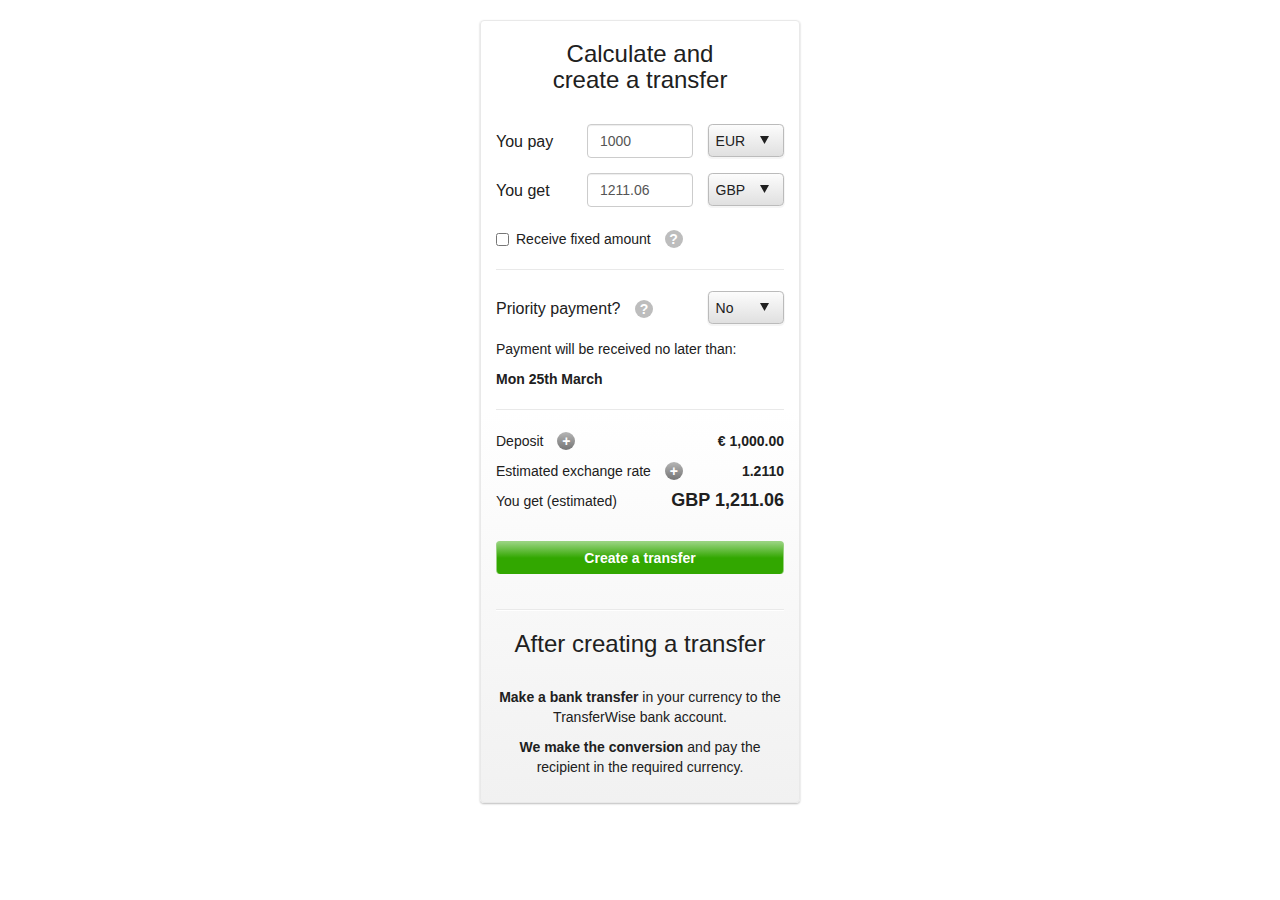
<file: app/index.html>
<!doctype html>
<html class="no-js">
  <head>
    <meta charset="utf-8">
    <title></title>
    <meta name="description" content="">
    <meta name="viewport" content="width=device-width">
    <!-- Place favicon.ico and apple-touch-icon.png in the root directory -->
    <!-- build:css(.) styles/vendor.css -->
    <!-- bower:css -->
    <link rel="stylesheet" href="bower_components/bootstrap/dist/css/bootstrap.css" />
    <!-- endbower -->
    <!-- endbuild -->
    <!-- build:css(.tmp) styles/main.css -->
    <link rel="stylesheet" href="styles/main.css">
    <link rel="stylesheet" href="styles/select.css">
    <!-- endbuild -->
  </head>
  <body ng-app="twAppApp">
    <!--[if lt IE 7]>
      <p class="browsehappy">You are using an <strong>outdated</strong> browser. Please <a href="http://browsehappy.com/">upgrade your browser</a> to improve your experience.</p>
    <![endif]-->

    <!-- Add your site or application content here -->
    <div class="container-fluid" ng-view=""></div>



    <!-- build:js(.) scripts/oldieshim.js -->
    <!--[if lt IE 9]>
    <script src="bower_components/es5-shim/es5-shim.js"></script>
    <script src="bower_components/json3/lib/json3.js"></script>
    <![endif]-->
    <!-- endbuild -->

    <!-- build:js(.) scripts/vendor.js -->
    <!-- bower:js -->
    <script src="bower_components/jquery/dist/jquery.js"></script>
    <script src="bower_components/angular/angular.js"></script>
    <script src="bower_components/bootstrap/dist/js/bootstrap.js"></script>
    <script src="bower_components/angular-animate/angular-animate.js"></script>
    <script src="bower_components/angular-cookies/angular-cookies.js"></script>
    <script src="bower_components/angular-resource/angular-resource.js"></script>
    <script src="bower_components/angular-route/angular-route.js"></script>
    <script src="bower_components/angular-sanitize/angular-sanitize.js"></script>
    <script src="bower_components/angular-touch/angular-touch.js"></script>
    <!-- endbower -->
    <!-- endbuild -->

        <!-- build:js({.tmp,app}) scripts/scripts.js -->
        <script src="scripts/app.js"></script>
        <script src="scripts/controllers/main.js"></script>
        <script src="scripts/services/currencies.js"></script>
        <script src="scripts/directives/tooltip.js"></script>
        <!-- endbuild -->
</body>
</html>
</file>
<file: app/styles/main.css>
/* Space out content a bit */
body {
  padding-top: 20px;
  padding-bottom: 20px;
  color: #202020;
}

/* Everything but the jumbotron gets side spacing for mobile first views */
.header,
.marketing,
.footer {
  padding-left: 15px;
  padding-right: 15px;
}

/* Custom page header */
.header {
  border-bottom: 1px solid #e5e5e5;
}
/* Make the masthead heading the same height as the navigation */
.header h3 {
  margin-top: 0;
  margin-bottom: 0;
  line-height: 40px;
  padding-bottom: 19px;
}

/* Custom page footer */
.footer {
  padding-top: 19px;
  color: #777;
  border-top: 1px solid #e5e5e5;
}

/* Customize container */
@media (min-width: 768px) {
  .container {
    max-width: 730px;
  }
}
.container-narrow > hr {
  margin: 30px 0;
}

/* Main marketing message and sign up button */
.jumbotron {
  text-align: center;
  border-bottom: 1px solid #e5e5e5;
}
.jumbotron .btn {
  font-size: 21px;
  padding: 14px 24px;
}

/* Supporting marketing content */
.marketing {
  margin: 40px 0;
}
.marketing p + h4 {
  margin-top: 28px;
}

/* Calulator */
.calc-container {
  border: 1px solid #e9e9e9;
  width: auto;
  max-width: 320px;
  margin: 0 auto;
  padding-bottom: 15px;
  float: none;
  -webkit-border-radius: 4px;
  -moz-border-radius: 4px;
  border-radius: 4px;
  -webkit-box-shadow: 0 1px 2px #bdbdbd;
  -moz-box-shadow: 0 1px 2px #bdbdbd;
  box-shadow: 0 1px 2px #bdbdbd;
  background: #ffffff; /* Old browsers */
  /* IE9 SVG, needs conditional override of 'filter' to 'none' */
  background: url([data-uri]);
  background: -moz-linear-gradient(top,  #ffffff 50%, #f1f1f1 100%); /* FF3.6+ */
  background: -webkit-gradient(linear, left top, left bottom, color-stop(50%,#ffffff), color-stop(100%,#f1f1f1)); /* Chrome,Safari4+ */
  background: -webkit-linear-gradient(top,  #ffffff 50%,#f1f1f1 100%); /* Chrome10+,Safari5.1+ */
  background: -o-linear-gradient(top,  #ffffff 50%,#f1f1f1 100%); /* Opera 11.10+ */
  background: -ms-linear-gradient(top,  #ffffff 50%,#f1f1f1 100%); /* IE10+ */
  background: linear-gradient(to bottom,  #ffffff 50%,#f1f1f1 100%); /* W3C */
  filter: progid:DXImageTransform.Microsoft.gradient( startColorstr='#ffffff', endColorstr='#f1f1f1',GradientType=0 ); /* IE6-8 */
}
.calc-container h3,
.calc-container h4 {
  margin-bottom: 30px;
}
.calc-submit {
  border-bottom: 0;
  margin-bottom: 15px;
  background: #98d37f; /* Old browsers */
  /* IE9 SVG, needs conditional override of 'filter' to 'none' */
  background: url([data-uri]);
  background: -moz-linear-gradient(top,  #98d37f 0%, #32a700 50%); /* FF3.6+ */
  background: -webkit-gradient(linear, left top, left bottom, color-stop(0%,#98d37f), color-stop(50%,#32a700)); /* Chrome,Safari4+ */
  background: -webkit-linear-gradient(top,  #98d37f 0%,#32a700 50%); /* Chrome10+,Safari5.1+ */
  background: -o-linear-gradient(top,  #98d37f 0%,#32a700 50%); /* Opera 11.10+ */
  background: -ms-linear-gradient(top,  #98d37f 0%,#32a700 50%); /* IE10+ */
  background: linear-gradient(to bottom,  #98d37f 0%,#32a700 50%); /* W3C */
  filter: progid:DXImageTransform.Microsoft.gradient( startColorstr='#98d37f', endColorstr='#32a700',GradientType=0 ); /* IE6-8 */
}
.calc-submit:hover,
.calc-submit:active,
.calc-submit:focus {
  border-color: transparent;
  background: #32a700; /* Old browsers */
  /* IE9 SVG, needs conditional override of 'filter' to 'none' */
  background: url([data-uri]);
  background: -moz-linear-gradient(top,  #32a700 50%, #98d37f 100%); /* FF3.6+ */
  background: -webkit-gradient(linear, left top, left bottom, color-stop(50%,#32a700), color-stop(100%,#98d37f)); /* Chrome,Safari4+ */
  background: -webkit-linear-gradient(top,  #32a700 50%,#98d37f 100%); /* Chrome10+,Safari5.1+ */
  background: -o-linear-gradient(top,  #32a700 50%,#98d37f 100%); /* Opera 11.10+ */
  background: -ms-linear-gradient(top,  #32a700 50%,#98d37f 100%); /* IE10+ */
  background: linear-gradient(to bottom,  #32a700 50%,#98d37f 100%); /* W3C */
  filter: progid:DXImageTransform.Microsoft.gradient( startColorstr='#32a700', endColorstr='#98d37f',GradientType=0 ); /* IE6-8 */
}
/* Helper classes */
.left,
.right {
  width: auto;
}
.left {
  float: left;
}
.right {
  float: right;
  text-align: right;
}
h4.right {
  margin-top: 0;
}
.no-padding {
  padding-left: 0;
  padding-right: 0;
}
.round {
  display: inline-block;
  padding: 0;
  margin: 0 0 0 10px;
  width: 18px;
  height: 18px;
  -webkit-border-radius: 50%;
  -moz-border-radius: 50%;
  border-radius: 50%;
  line-height: 18px;
  font-size: 14px;
  font-weight: 700;
  text-align: center;
  color: #fff;
  cursor: pointer;
}
.light-grey-bg {
  background-color: #bdbdbd;
}
.dark-grey-bg {
  background: #b5b5b5; /* Old browsers */
  /* IE9 SVG, needs conditional override of 'filter' to 'none' */
  background: url([data-uri]);
  background: -moz-linear-gradient(top,  #b5b5b5 0%, #757575 100%); /* FF3.6+ */
  background: -webkit-gradient(linear, left top, left bottom, color-stop(0%,#b5b5b5), color-stop(100%,#757575)); /* Chrome,Safari4+ */
  background: -webkit-linear-gradient(top,  #b5b5b5 0%,#757575 100%); /* Chrome10+,Safari5.1+ */
  background: -o-linear-gradient(top,  #b5b5b5 0%,#757575 100%); /* Opera 11.10+ */
  background: -ms-linear-gradient(top,  #b5b5b5 0%,#757575 100%); /* IE10+ */
  background: linear-gradient(to bottom,  #b5b5b5 0%,#757575 100%); /* W3C */
  filter: progid:DXImageTransform.Microsoft.gradient( startColorstr='#b5b5b5', endColorstr='#757575',GradientType=0 ); /* IE6-8 */
}
/* Bootstrap overrides */
hr {
  border-top: 1px solid #e9e9e9;
  border-bottom: 1px solid #fff;
}
.form-control:focus {
  border-color: #bdbdbd;
  outline: 0;
  -webkit-box-shadow: inset 0 1px 1px rgba(0,0,0,.075), 0 0 5px rgba(0, 0, 0, .3);
  -moz-box-shadow: inset 0 1px 1px rgba(0,0,0,.075), 0 0 5px rgba(0, 0, 0, .3);
  box-shadow: inset 0 1px 1px rgba(0,0,0,.075), 0 0 5px rgba(0, 0, 0, .3);
}
.btn-success {
  border-color: #98d37f;
}
.form-horizontal .control-label {
  font-weight: 400;
  font-size: 16px;
  text-align: left;
}
/* Responsive: Portrait tablets and up */
@media screen and (min-width: 768px) {
  /* Remove the padding we set earlier */
  .header,
  .marketing,
  .footer {
    padding-left: 0;
    padding-right: 0;
  }
  /* Space out the masthead */
  .header {
    margin-bottom: 30px;
  }
  /* Remove the bottom border on the jumbotron for visual effect */
  .jumbotron {
    border-bottom: 0;
  }
}
</file>
<file: app/styles/select.css>
/* Container used for styling the custom select, the buttom class below adds the bg gradient, corners, etc. */
.custom-select {
  position: relative;
  display:block;
  padding:0;
}
.button {
  border: 1px solid #bbb;
  border-radius: .3em;
  box-shadow: 0 1px 0 1px rgba(0,0,0,.04);
  background: #fcfcfc; /* Old browsers */
  /* IE9 SVG, needs conditional override of 'filter' to 'none' */
  background: url([data-uri]);
  background: -moz-linear-gradient(top,  #fcfcfc 0%, #e0e0e0 100%); /* FF3.6+ */
  background: -webkit-gradient(linear, left top, left bottom, color-stop(0%,#fcfcfc), color-stop(100%,#e0e0e0)); /* Chrome,Safari4+ */
  background: -webkit-linear-gradient(top,  #fcfcfc 0%,#e0e0e0 100%); /* Chrome10+,Safari5.1+ */
  background: -o-linear-gradient(top,  #fcfcfc 0%,#e0e0e0 100%); /* Opera 11.10+ */
  background: -ms-linear-gradient(top,  #fcfcfc 0%,#e0e0e0 100%); /* IE10+ */
  background: linear-gradient(to bottom,  #fcfcfc 0%,#e0e0e0 100%); /* W3C */
  filter: progid:DXImageTransform.Microsoft.gradient( startColorstr='#fcfcfc', endColorstr='#e0e0e0',GradientType=0 ); /* IE6-8 */

}

/* This is the native select, we're making everything but the text invisible so we can see the button styles in the wrapper */
.custom-select select {
  width:100%;
  margin:0;
  background:none;
  border: 1px solid transparent;
  outline: none;
  /* Prefixed box-sizing rules necessary for older browsers */
  -webkit-box-sizing: border-box;
  -moz-box-sizing: border-box;
  box-sizing: border-box;
  /* Remove select styling */
  appearance: none;
  -webkit-appearance: none;
  /* Font size must the 16px or larger to prevent iOS page zoom on focus */
  font-size:1em;
  /* General select styles: change as needed */
  font-family: helvetica, sans-serif;
  color: #212121;
  padding: .6em 1.9em .5em .4em;
  line-height:1;
}


/* Custom arrow sits on top of the select - could be an image, SVG, icon font, etc. or the arrow could just baked into the bg image on the select. Note this si a 2x image so it will look bad in browsers that don't support background-size. In production, you'd handle this resolution switch via media query but this is a demo. */
    
.custom-select::after {
  content: "";
  position: absolute;
  width: 9px;
  height: 8px;
  top: 50%;
  right: 1em;
  margin-top:-4px;
  background-image: url(../images/select-arrow.png);
  background-repeat: no-repeat;
  background-size: 100%;
  z-index: 2;
  /* This hack make the select behind the arrow clickable in some browsers */
  pointer-events:none;
}


/* Hover style */
.custom-select:hover {
  border:1px solid #bdbdbd;
}

/* Focus style */
.custom-select select:focus {
  outline:none;
  -webkit-box-shadow: inset 0 1px 1px rgba(0,0,0,.075), 0 0 7px rgba(0, 0, 0, .1);
  -moz-box-shadow: inset 0 1px 1px rgba(0,0,0,.075), 0 0 7px rgba(0, 0, 0, .1);
  box-shadow: inset 0 1px 1px rgba(0,0,0,.075), 0 0 7px rgba(0, 0, 0, .1);
  background-color:transparent;
  color: #222;
  border:1px solid #bdbdbd;
}

/* Set options to normal weight */
.custom-select option {
  font-weight:normal;
}






/* ------------------------------------  */
/* START OF UGLY BROWSER-SPECIFIC HACKS */
/* ----------------------------------  */

/* OPERA - Pre-Blink nix the custom arrow, go with a native select button to keep it simple. Targeted via this hack http://browserhacks.com/#hack-a3f166304aafed524566bc6814e1d5c7 */
x:-o-prefocus, .custom-select::after {
  display:none;
}    

 /* IE 10/11+ - This hides native dropdown button arrow so it will have the custom appearance, IE 9 and earlier get a native select - targeting media query hack via http://browserhacks.com/#hack-28f493d247a12ab654f6c3637f6978d5 - looking for better ways to achieve this targeting */
/* The second rule removes the odd blue bg color behind the text in the select button in IE 10/11 and sets the text color to match the focus style's - fix via http://stackoverflow.com/questions/17553300/change-ie-background-color-on-unopened-focused-select-box */
@media screen and (-ms-high-contrast: active), (-ms-high-contrast: none) {  
  .custom-select select::-ms-expand {
    display: none;
  }
  .custom-select select:focus::-ms-value {
    background: transparent;
    color: #222;
  }
}  


/* FIREFOX won't let us hide the native select arrow, so we have to make it wider than needed and clip it via overflow on the parent container. The percentage width is a fallback since FF 4+ supports calc() so we can just add a fixed amount of extra width to push the native arrow out of view. We're applying this hack across all FF versions because all the previous hacks were too fragile and complex. You might want to consider not using this hack and using the native select arrow in FF. Note this makes the menus wider than the select button because they display at the specified width and aren't clipped. Targeting hack via http://browserhacks.com/#hack-758bff81c5c32351b02e10480b5ed48e */
/* Show only the native arrow */
@-moz-document url-prefix() { 
  .custom-select {
    overflow: hidden;
  }
  .custom-select select {
    width: 130%;
    width: -moz-calc(100% + 3em);
    width: calc(100% + em);
  }
  
}

/* Firefox focus has odd artifacts around the text, this kills that. See https://developer.mozilla.org/en-US/docs/Web/CSS/:-moz-focusring */
.custom-select select:-moz-focusring {
  color: transparent;
  text-shadow: 0 0 0 #000;
}



/* ------------------------------------  */
/*  END OF UGLY BROWSER-SPECIFIC HACKS  */
/* ------------------------------------  */
</file>
